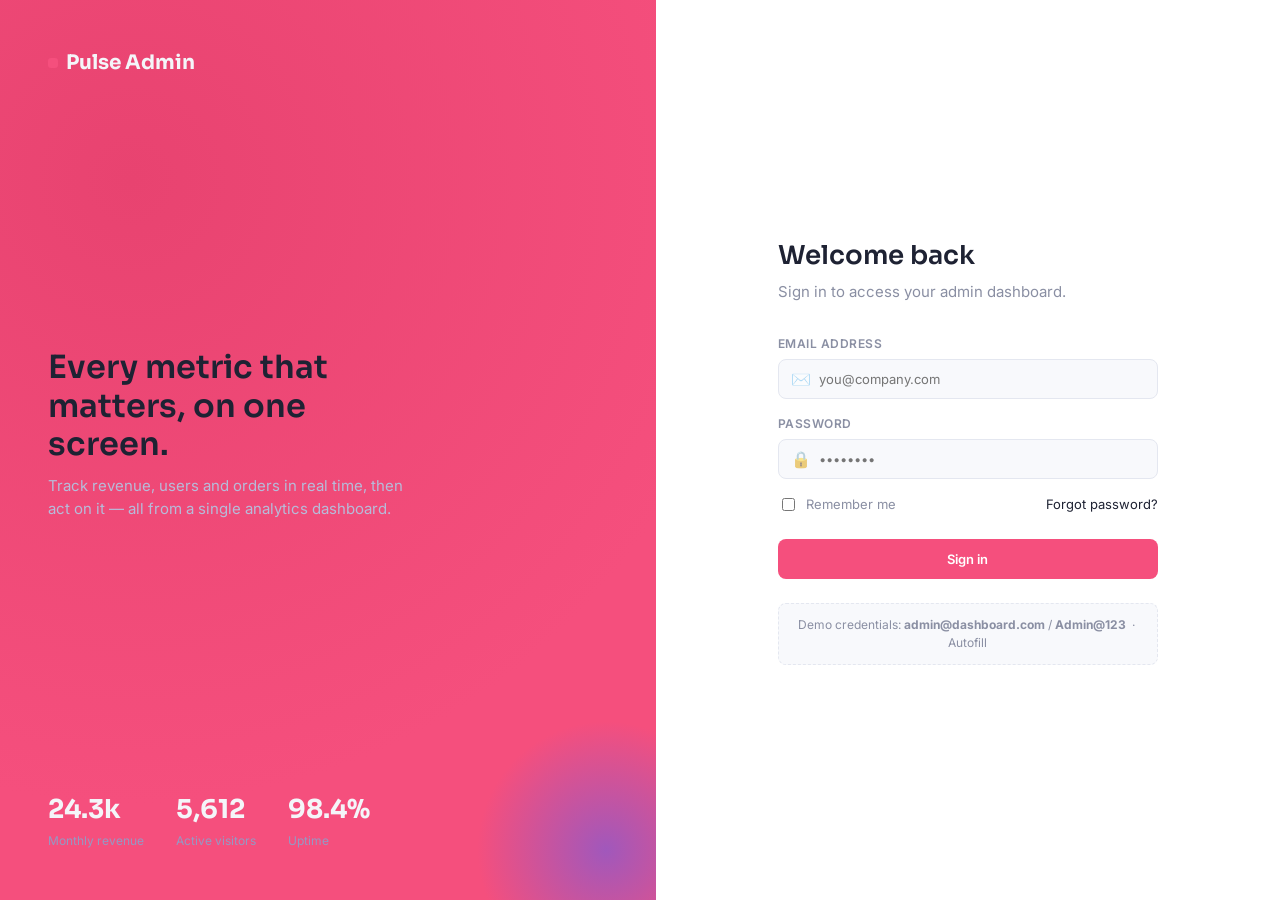
<file: index.html>
<!DOCTYPE html>
<html lang="en">
<head>
<meta charset="UTF-8" />
<meta name="viewport" content="width=device-width, initial-scale=1.0" />
<title>Sign in · Admin Analytics Dashboard</title>

<!-- Google Fonts: Sora (display) + Inter (body) -->
<link rel="preconnect" href="https://fonts.googleapis.com">
<link href="https://fonts.googleapis.com/css2?family=Sora:wght@400;600;700&family=Inter:wght@400;500;600;700&display=swap" rel="stylesheet">

<link rel="stylesheet" href="css/variables.css" />
<link rel="stylesheet" href="css/base.css" />
<link rel="stylesheet" href="css/login.css" />
</head>
<body class="login-body">

<div class="login-grid">

  <!-- Left: brand pitch panel (hidden on small screens) -->
  <section class="login-pitch">
    <div class="login-brand"><span class="dot"></span> Pulse Admin</div>

    <div class="login-pitch-copy">
      <h1>Every metric that matters, on one screen.</h1>
      <p>Track revenue, users and orders in real time, then act on it &mdash; all from a single analytics dashboard.</p>
    </div>

    <div class="login-stat-strip">
      <div><strong>24.3k</strong><span>Monthly revenue</span></div>
      <div><strong>5,612</strong><span>Active visitors</span></div>
      <div><strong>98.4%</strong><span>Uptime</span></div>
    </div>
  </section>

  <!-- Right: login form -->
  <section class="login-form-panel">
    <div class="login-form-box">
      <h2>Welcome back</h2>
      <span class="muted">Sign in to access your admin dashboard.</span>

      <div class="login-error" id="login-error"></div>

      <form id="login-form" novalidate>
        <div class="field">
          <label for="login-email">Email address</label>
          <div class="input-icon-wrap">
            <span class="icon">✉️</span>
            <input class="input" type="email" id="login-email" placeholder="you@company.com" required />
          </div>
        </div>

        <div class="field">
          <label for="login-password">Password</label>
          <div class="input-icon-wrap">
            <span class="icon">🔒</span>
            <input class="input" type="password" id="login-password" placeholder="••••••••" required />
          </div>
        </div>

        <div class="login-remember">
          <label><input type="checkbox" /> Remember me</label>
          <a href="#" onclick="return false;">Forgot password?</a>
        </div>

        <button type="submit" class="btn btn-primary btn-block">Sign in</button>
      </form>

      <div class="login-hint">
        Demo credentials: <strong>admin@dashboard.com</strong> / <strong>Admin@123</strong>
        &nbsp;·&nbsp;
        <a href="#" id="fill-demo-creds">Autofill</a>
      </div>
    </div>
  </section>

</div>

<script src="js/data.js"></script>
<script src="js/utils.js"></script>
<script src="js/auth.js"></script>
</body>
</html>
</file>
<file: css/variables.css>
/* ==========================================================================
   variables.css
   Design tokens for the whole application
   ========================================================================== */


/* ==========================================================================
   LIGHT MODE - DEFAULT
   ========================================================================== */

:root {

  /* ---- Brand / Sidebar ---- */

  /* Pink sidebar in Light Mode */
  --color-ink: #F54F7D;
  --color-ink-2: #E84370;

  /* Pink primary accent */
  --color-accent: #F54F7D;
  --color-accent-600: #D93B66;
  --color-accent-100: #FFF0F4;


  /* ---- Status colors ---- */

  --color-teal: #14B8A6;
  --color-teal-100: #E4F9F6;

  --color-amber: #F59E0B;
  --color-amber-100: #FEF3DD;

  --color-red: #EF4444;
  --color-red-100: #FDEAEA;

  --color-blue: #3B82F6;
  --color-blue-100: #E8F1FE;


  /* ---- Light Theme Surfaces ---- */

  --bg: #F5F6FA;

  --surface: #FFFFFF;

  --surface-alt: #F8F9FC;

  --border: #E4E7F0;

  --text: #1E2233;

  --text-muted: #8A8FA3;

  --text-inverse: #F4F5F9;


  /* ---- Typography ---- */

  --font-display: 'Sora', 'Segoe UI', sans-serif;

  --font-body: 'Inter', 'Segoe UI', sans-serif;


  /* ---- Font Sizes ---- */

  --fs-xs: .75rem;

  --fs-sm: .8125rem;

  --fs-base: .9375rem;

  --fs-md: 1.0625rem;

  --fs-lg: 1.25rem;

  --fs-xl: 1.625rem;

  --fs-2xl: 2rem;


  /* ---- Spacing ---- */

  --sp-1: 4px;

  --sp-2: 8px;

  --sp-3: 12px;

  --sp-4: 16px;

  --sp-5: 24px;

  --sp-6: 32px;

  --sp-7: 48px;

  --sp-8: 64px;


  /* ---- Border Radius ---- */

  --radius-sm: 8px;

  --radius-md: 14px;

  --radius-lg: 20px;


  /* ---- Shadows ---- */

  --shadow-sm: 0 1px 2px rgba(18, 23, 43, .06);

  --shadow-md: 0 8px 24px rgba(18, 23, 43, .08);

  --shadow-lg: 0 16px 40px rgba(18, 23, 43, .14);


  /* ---- Layout ---- */

  --sidebar-w: 248px;

  --sidebar-w-collapsed: 76px;

  --navbar-h: 68px;

  --touch-min: 44px;

  --transition: .18s ease;
}


/* ==========================================================================
   DARK MODE
   ========================================================================== */

[data-theme="dark"] {

  /* Restore original dark navy sidebar */

  --color-ink: #12172B;

  --color-ink-2: #1C2340;


  /* Keep original accent color */

  --color-accent: #5B5FEF;

  --color-accent-600: #4548C9;

  --color-accent-100: #23245A;


  /* ---- Dark Surfaces ---- */

  --bg: #0F1220;

  --surface: #171B2E;

  --surface-alt: #1B2036;

  --border: #2A2F45;


  /* ---- Dark Text ---- */

  --text: #E7E9F5;

  --text-muted: #8D93B0;

  --text-inverse: #F4F5F9;


  /* ---- Dark Status Backgrounds ---- */

  --color-teal-100: #113531;

  --color-amber-100: #3A2E11;

  --color-red-100: #3A1B1B;

  --color-blue-100: #142446;


  /* ---- Dark Shadows ---- */

  --shadow-sm: 0 1px 2px rgba(0, 0, 0, .20);

  --shadow-md: 0 8px 24px rgba(0, 0, 0, .30);

  --shadow-lg: 0 16px 40px rgba(0, 0, 0, .40);
}
</file>
<file: css/base.css>
* , *::before, *::after { box-sizing: border-box; }

html { -webkit-font-smoothing: antialiased; scroll-behavior: smooth; }

body {
  margin: 0;
  background: var(--bg);
  color: var(--text);
  font-family: var(--font-body);
  font-size: var(--fs-base);
  line-height: 1.5;
  transition: background var(--transition), color var(--transition);
}

h1, h2, h3, h4 {
  font-family: var(--font-display);
  font-weight: 600;
  margin: 0;
  color: var(--text);
}

p { margin: 0; }
a { color: inherit; text-decoration: none; }
ul { list-style: none; margin: 0; padding: 0; }
img { max-width: 100%; display: block; }
button { font-family: inherit; cursor: pointer; }

/* Respect users who prefer less motion */
@media (prefers-reduced-motion: reduce) {
  * { animation-duration: .001ms !important; transition-duration: .001ms !important; }
}

/* Visible keyboard focus everywhere */
a:focus-visible, button:focus-visible, input:focus-visible,
select:focus-visible, textarea:focus-visible {
  outline: 2px solid var(--color-accent);
  outline-offset: 2px;
}
.app-shell {
  display: flex;
  min-height: 100vh;
}

.main-content {
  flex: 1;
  min-width: 0;
  margin-left: var(--sidebar-w);
  transition: margin-left var(--transition);
}
body.sidebar-collapsed .main-content { margin-left: var(--sidebar-w-collapsed); }

.page-wrap {
  padding: var(--sp-6);
  max-width: 1400px;
  margin: 0 auto;
}

.grid {
  display: grid;
  gap: var(--sp-5);
}


.card {
  background: var(--surface);
  border: 1px solid var(--border);
  border-radius: var(--radius-md);
  box-shadow: var(--shadow-sm);
  padding: var(--sp-5);
}

.card-head {
  display: flex;
  align-items: center;
  justify-content: space-between;
  margin-bottom: var(--sp-4);
  gap: var(--sp-3);
  flex-wrap: wrap;
}

.card-head h3 { font-size: var(--fs-md); }
.card-head .muted { color: var(--text-muted); font-size: var(--fs-sm); }
.btn {
  display: inline-flex;
  align-items: center;
  justify-content: center;
  gap: var(--sp-2);
  border: 1px solid transparent;
  border-radius: var(--radius-sm);
  padding: 10px 18px;
  font-size: var(--fs-sm);
  font-weight: 600;
  font-family: var(--font-body);
  transition: transform var(--transition), background var(--transition), box-shadow var(--transition);
  white-space: nowrap;
}
.btn:active { transform: translateY(1px); }

.btn-primary { background: var(--color-accent); color: #fff; }
.btn-primary:hover { background: var(--color-accent-600); }

.btn-ghost { background: transparent; border-color: var(--border); color: var(--text); }
.btn-ghost:hover { background: var(--surface-alt); }

.btn-danger { background: var(--color-red-100); color: var(--color-red); }
.btn-danger:hover { background: var(--color-red); color: #fff; }

.btn-sm { padding: 6px 12px; font-size: var(--fs-xs); }
.btn-icon { width: 38px; height: 38px; padding: 0; border-radius: var(--radius-sm); }
.btn-block { width: 100%; }

/* ---------------------------------------------------------------------- */
/* Form fields                                                             */
/* ---------------------------------------------------------------------- */
.field { display: flex; flex-direction: column; gap: 6px; margin-bottom: var(--sp-4); }
.field label { font-size: var(--fs-xs); font-weight: 600; color: var(--text-muted); text-transform: uppercase; letter-spacing: .04em; }

.input, select.input, textarea.input {
  width: 100%;
  padding: 11px 14px;
  border-radius: var(--radius-sm);
  border: 1px solid var(--border);
  background: var(--surface-alt);
  color: var(--text);
  font-family: var(--font-body);
  font-size: var(--fs-sm);
  transition: border-color var(--transition), background var(--transition);
}
.input:focus, select.input:focus, textarea.input:focus {
  border-color: var(--color-accent);
  background: var(--surface);
}
textarea.input { resize: vertical; min-height: 80px; }

.input-icon-wrap { position: relative; }
.input-icon-wrap .input { padding-left: 40px; }
.input-icon-wrap .icon { position: absolute; left: 13px; top: 50%; transform: translateY(-50%); opacity: .55; font-size: 16px; }

.toggle { position: relative; display: inline-block; width: 44px; height: 24px; flex-shrink: 0; }
.toggle input { opacity: 0; width: 0; height: 0; }
.toggle .track {
  position: absolute; inset: 0; background: var(--border); border-radius: 999px;
  transition: background var(--transition); cursor: pointer;
}
.toggle .track::before {
  content: ""; position: absolute; height: 18px; width: 18px; left: 3px; top: 3px;
  background: #fff; border-radius: 50%; transition: transform var(--transition);
}
.toggle input:checked + .track { background: var(--color-accent); }
.toggle input:checked + .track::before { transform: translateX(20px); }
.badge {
  display: inline-flex;
  align-items: center;
  gap: 6px;
  padding: 4px 11px;
  border-radius: 999px;
  font-size: var(--fs-xs);
  font-weight: 700;
}
.badge::before { content: ""; width: 6px; height: 6px; border-radius: 50%; background: currentColor; }
.badge-success { background: var(--color-teal-100); color: var(--color-teal); }
.badge-warning { background: var(--color-amber-100); color: var(--color-amber); }
.badge-danger  { background: var(--color-red-100);   color: var(--color-red); }
.badge-info    { background: var(--color-blue-100);  color: var(--color-blue); }
.badge-neutral { background: var(--surface-alt); color: var(--text-muted); }

/* ---------------------------------------------------------------------- */
/* Tables                                                                  */
/* ---------------------------------------------------------------------- */
.table-scroll { overflow-x: auto; }
table.data-table { width: 100%; border-collapse: collapse; font-size: var(--fs-sm); }
.data-table th {
  text-align: left;
  font-size: var(--fs-xs);
  text-transform: uppercase;
  letter-spacing: .04em;
  color: var(--text-muted);
  padding: 10px 14px;
  border-bottom: 1px solid var(--border);
  white-space: nowrap;
}
.data-table td {
  padding: 13px 14px;
  border-bottom: 1px solid var(--border);
  vertical-align: middle;
}
.data-table tbody tr { transition: background var(--transition); }
.data-table tbody tr:hover { background: var(--surface-alt); }
.data-table tbody tr:last-child td { border-bottom: none; }

.cell-user { display: flex; align-items: center; gap: 10px; }
.avatar {
  width: 34px; height: 34px; border-radius: 50%;
  display: flex; align-items: center; justify-content: center;
  font-weight: 700; font-size: var(--fs-xs); color: #fff;
  background: var(--color-accent); flex-shrink: 0;
}

.row-actions { display: flex; gap: var(--sp-2); }

/* ---------------------------------------------------------------------- */
/* Pagination                                                              */
/* ---------------------------------------------------------------------- */
.pagination { display: flex; align-items: center; gap: 6px; justify-content: flex-end; margin-top: var(--sp-4); flex-wrap: wrap; }
.pagination button {
  min-width: 34px; height: 34px; border-radius: var(--radius-sm);
  border: 1px solid var(--border); background: var(--surface);
  color: var(--text); font-size: var(--fs-sm); font-weight: 600;
}
.pagination button.active { background: var(--color-accent); border-color: var(--color-accent); color: #fff; }
.pagination button:disabled { opacity: .4; cursor: not-allowed; }

/* ---------------------------------------------------------------------- */
/* Modal                                                                   */
/* ---------------------------------------------------------------------- */
.modal-overlay {
  position: fixed; inset: 0; background: rgba(15, 18, 32, .55);
  display: none; align-items: center; justify-content: center;
  padding: var(--sp-4); z-index: 100;
}
.modal-overlay.open { display: flex; }
.modal {
  background: var(--surface); border-radius: var(--radius-lg);
  width: 100%; max-width: 480px; padding: var(--sp-6);
  box-shadow: var(--shadow-md); max-height: 90vh; overflow-y: auto;
}
.modal-head { display: flex; justify-content: space-between; align-items: center; margin-bottom: var(--sp-5); }
.modal-close { background: none; border: none; font-size: 22px; color: var(--text-muted); line-height: 1; }
.modal-foot { display: flex; justify-content: flex-end; gap: var(--sp-3); margin-top: var(--sp-5); }

/* ---------------------------------------------------------------------- */
/* Toast notifications                                                     */
/* ---------------------------------------------------------------------- */
.toast-stack { position: fixed; right: var(--sp-5); bottom: var(--sp-5); display: flex; flex-direction: column; gap: var(--sp-3); z-index: 200; }
.toast {
  background: var(--color-ink); color: #fff; padding: 13px 18px;
  border-radius: var(--radius-sm); font-size: var(--fs-sm); box-shadow: var(--shadow-md);
  animation: toast-in .25s ease;
  border-left: 4px solid var(--color-teal);
}
.toast.toast-danger { border-left-color: var(--color-red); }
@keyframes toast-in { from { opacity: 0; transform: translateY(10px);} to { opacity: 1; transform: translateY(0);} }

/* ---------------------------------------------------------------------- */
/* Misc utility classes                                                    */
/* ---------------------------------------------------------------------- */
.flex { display: flex; align-items: center; }
.flex-between { display: flex; align-items: center; justify-content: space-between; }
.gap-2 { gap: var(--sp-2); }
.gap-3 { gap: var(--sp-3); }
.gap-4 { gap: var(--sp-4); }
.muted { color: var(--text-muted); }
.mt-4 { margin-top: var(--sp-4); }
.mb-4 { margin-bottom: var(--sp-4); }
.hidden { display: none !important; }
.empty-state { text-align: center; padding: var(--sp-7) var(--sp-4); color: var(--text-muted); }
.empty-state .icon { font-size: 40px; margin-bottom: var(--sp-3); }
/* ---- Buttons: bigger tap targets on touch ---- */
.btn { min-height: 40px; }

/* ---- Tables: scroll hint + comfier mobile density ---- */
.table-scroll {
  overflow-x: auto;
  -webkit-overflow-scrolling: touch;
  scrollbar-width: thin;
}
table.data-table { width: 100%; border-collapse: collapse; font-size: var(--fs-sm); min-width: 560px; }
.data-table th:first-child, .data-table td:first-child {
  position: sticky; left: 0; background: var(--surface); z-index: 1;
}
.data-table tbody tr:hover td:first-child { background: var(--surface-alt); }

/* ---- Modal: safe on small screens ---- */
.modal-overlay { padding: var(--sp-3); }
.modal { max-height: calc(100vh - var(--sp-6)); }

@media (max-width: 640px) {
  .page-wrap { padding: var(--sp-4); }
  .modal { padding: var(--sp-4); border-radius: var(--radius-md); }
  .btn { min-height: var(--touch-min); }
  table.data-table { min-width: 480px; }
}

@media (max-width: 480px) {
  .card { padding: var(--sp-4); border-radius: var(--radius-sm); }
  .data-table th, .data-table td { padding: 10px 10px; }
}
</file>
<file: css/login.css>
/* ==========================================================================
   login.css - styling for index.html (the Login page)
   Signature: a split screen - deep ink "pitch" panel on the left with the
   product mark and a live-looking stat, plain form on the right.
   ========================================================================== */

body.login-body {
  min-height: 100vh;
  display: flex;
  background: var(--surface);
}

.login-grid {
  display: grid;
  grid-template-columns: 1.05fr 1fr;
  min-height: 100vh;
  width: 100%;
}

/* ---- Left pitch panel ---- */
.login-pitch {
  background: radial-gradient(circle at 20% 20%, var(--color-ink-2), var(--color-ink) 70%);
  color: var(--text-inverse);
  padding: var(--sp-7);
  display: flex;
  flex-direction: column;
  justify-content: space-between;
  position: relative;
  overflow: hidden;
}
.login-pitch::after {
  content: "";
  position: absolute; right: -80px; bottom: -80px;
  width: 260px; height: 260px; border-radius: 50%;
  background: radial-gradient(circle, rgba(91,95,239,.55), transparent 70%);
}
.login-brand { display: flex; align-items: center; gap: var(--sp-2); font-family: var(--font-display); font-size: var(--fs-lg); font-weight: 700; z-index: 1; }
.login-brand .dot { width: 10px; height: 10px; border-radius: 3px; background: var(--color-accent); display: inline-block; }

.login-pitch-copy { z-index: 1; }
.login-pitch-copy h1 { font-size: var(--fs-2xl); line-height: 1.2; max-width: 380px; }
.login-pitch-copy p { color: #B7BBD9; margin-top: var(--sp-3); max-width: 360px; }

.login-stat-strip { display: flex; gap: var(--sp-6); z-index: 1; }
.login-stat-strip div strong { display: block; font-family: var(--font-display); font-size: var(--fs-xl); }
.login-stat-strip div span { color: #9599C4; font-size: var(--fs-xs); }

/* ---- Right form panel ---- */
.login-form-panel { display: flex; align-items: center; justify-content: center; padding: var(--sp-6); }
.login-form-box { width: 100%; max-width: 380px; }
.login-form-box h2 { font-size: var(--fs-xl); margin-bottom: 6px; }
.login-form-box .muted { margin-bottom: var(--sp-6); display: block; }

.login-error {
  background: var(--color-red-100); color: var(--color-red);
  padding: 10px 14px; border-radius: var(--radius-sm); font-size: var(--fs-sm);
  margin-bottom: var(--sp-4); display: none;
}
.login-error.show { display: block; }

.login-remember { display: flex; align-items: center; justify-content: space-between; margin: var(--sp-2) 0 var(--sp-5); font-size: var(--fs-sm); }
.login-remember label { display: flex; align-items: center; gap: 8px; color: var(--text-muted); }
.login-hint {
  margin-top: var(--sp-5); text-align: center; font-size: var(--fs-xs); color: var(--text-muted);
  background: var(--surface-alt); border: 1px dashed var(--border); border-radius: var(--radius-sm); padding: var(--sp-3);
}

@media (max-width: 860px) {
  .login-grid { grid-template-columns: 1fr; }
  .login-pitch { display: none; }
}
</file>
<file: css/layout.css>
/* ==========================================================================
   layout.css - Sidebar, Navbar & Notifications panel shared by every
   internal page. Updated for a real mobile drawer + tighter breakpoints.
   ========================================================================== */

.sidebar {
  position: fixed;
  top: 0; left: 0; bottom: 0;
  width: var(--sidebar-w);
  background: var(--color-ink);
  color: #C6C9E6;
  display: flex;
  flex-direction: column;
  z-index: 50;
  transition: width var(--transition), transform var(--transition);
}
body.sidebar-collapsed .sidebar { width: var(--sidebar-w-collapsed); }

.sidebar-brand {
  display: flex; align-items: center; gap: 10px;
  padding: 0 var(--sp-5); height: var(--navbar-h);
  font-family: var(--font-display); font-weight: 700; color: #fff; font-size: var(--fs-md);
  border-bottom: 1px solid rgba(255,255,255,.06);
  flex-shrink: 0; white-space: nowrap; overflow: hidden;
}
.sidebar-brand .dot { width: 11px; height: 11px; border-radius: 3px; background: var(--color-accent); flex-shrink: 0; }

.sidebar-nav { flex: 1; overflow-y: auto; padding: var(--sp-4) var(--sp-3); }
.sidebar-section-label {
  font-size: 10px; text-transform: uppercase; letter-spacing: .08em;
  color: #5C6191; padding: var(--sp-3) var(--sp-3) var(--sp-1);
  white-space: nowrap; overflow: hidden;
}
.sidebar-link {
  display: flex; align-items: center; gap: 12px;
  padding: 12px var(--sp-3); border-radius: var(--radius-sm);
  font-size: var(--fs-sm); font-weight: 500; margin-bottom: 2px;
  white-space: nowrap; overflow: hidden;
  border-left: 3px solid transparent;
  min-height: var(--touch-min);
  transition: background var(--transition), color var(--transition);
}
.sidebar-link .ico { font-size: 17px; width: 20px; text-align: center; flex-shrink: 0; }
.sidebar-link:hover { background: var(--color-ink-2); color: #fff; }
.sidebar-link.active { background: var(--color-ink-2); color: #fff; border-left-color: var(--color-accent); }

.sidebar-foot { padding: var(--sp-4); border-top: 1px solid rgba(255,255,255,.06); flex-shrink: 0; }
.sidebar-collapse-btn {
  width: 100%; background: rgba(255,255,255,.05); border: none; color: #C6C9E6;
  padding: 9px; border-radius: var(--radius-sm); font-size: var(--fs-xs);
  min-height: var(--touch-min);
  display: flex; align-items: center; justify-content: center; gap: 6px;
}
.sidebar-collapse-btn:hover { background: rgba(255,255,255,.1); }

body.sidebar-collapsed .sidebar-section-label,
body.sidebar-collapsed .sidebar-link span.label,
body.sidebar-collapsed .sidebar-brand span.label,
body.sidebar-collapsed .sidebar-collapse-btn span.label { display: none; }
body.sidebar-collapsed .sidebar-link { justify-content: center; }
body.sidebar-collapsed .sidebar-brand { justify-content: center; }

/* ---------------------------------------------------------------------- */
/* Navbar                                                                  */
/* ---------------------------------------------------------------------- */
.navbar {
  position: sticky; top: 0; z-index: 40;
  height: var(--navbar-h);
  background: var(--surface);
  border-bottom: 1px solid var(--border);
  display: flex; align-items: center; justify-content: space-between;
  padding: 0 var(--sp-6);
  gap: var(--sp-4);
}
.navbar-left { display: flex; align-items: center; gap: var(--sp-4); min-width: 0; }
.navbar-burger {
  display: none; background: var(--surface-alt); border: 1px solid var(--border);
  width: var(--touch-min); height: var(--touch-min); border-radius: var(--radius-sm); font-size: 16px; flex-shrink: 0;
}
.navbar-title { font-size: var(--fs-lg); white-space: nowrap; overflow: hidden; text-overflow: ellipsis; }
.navbar-search { position: relative; display: none; }
.navbar-search .input { width: 900px; }

.navbar-right { display: flex; align-items: center; gap: var(--sp-3); flex-shrink: 0; }
.icon-btn {
  position: relative; width: var(--touch-min); height: var(--touch-min); border-radius: 50%;
  background: var(--surface-alt); border: 1px solid var(--border); font-size: 17px;
  display: flex; align-items: center; justify-content: center; color: var(--text);
}
.icon-btn .dot-badge {
  position: absolute; top: 6px; right: 7px; width: 8px; height: 8px;
  border-radius: 50%; background: var(--color-red); border: 2px solid var(--surface);
}
.navbar-user { display: flex; align-items: center; gap: 10px; padding-left: var(--sp-2); border-left: 1px solid var(--border); cursor: pointer; }
.navbar-user .who { line-height: 1.2; }
.navbar-user .who strong { display: block; font-size: var(--fs-sm); }
.navbar-user .who span { font-size: var(--fs-xs); color: var(--text-muted); }

/* ---------------------------------------------------------------------- */
/* Notifications dropdown panel                                            */
/* ---------------------------------------------------------------------- */
.notif-panel {
  position: absolute; top: calc(var(--navbar-h) + 6px); right: var(--sp-6);
  width: 340px; max-height: 420px; overflow-y: auto;
  background: var(--surface); border: 1px solid var(--border);
  border-radius: var(--radius-md); box-shadow: var(--shadow-md);
  z-index: 60; display: none;
}
.notif-panel.open { display: block; }
.notif-panel-head { padding: var(--sp-4); border-bottom: 1px solid var(--border); font-weight: 700; font-size: var(--fs-sm); display: flex; justify-content: space-between; }
.notif-item { display: flex; gap: 12px; padding: var(--sp-4); border-bottom: 1px solid var(--border); }
.notif-item:last-child { border-bottom: none; }
.notif-item .ico {
  width: 34px; height: 34px; border-radius: 50%; display: flex; align-items: center; justify-content: center;
  flex-shrink: 0; font-size: 15px;
}
.notif-item .body p { font-size: var(--fs-sm); }
.notif-item .body span { font-size: var(--fs-xs); color: var(--text-muted); }
.notif-item.unread { background: var(--surface-alt); }

/* ---------------------------------------------------------------------- */
/* NEW: Mobile drawer backdrop (created dynamically by layout.js)          */
/* ---------------------------------------------------------------------- */
.sidebar-backdrop {
  position: fixed; inset: 0; background: rgba(15, 18, 32, .5);
  z-index: 45; opacity: 0; pointer-events: none;
  transition: opacity var(--transition);
}
body.sidebar-mobile-open .sidebar-backdrop { opacity: 1; pointer-events: auto; }

/* ---------------------------------------------------------------------- */
/* Responsive breakpoints                                                  */
/* ---------------------------------------------------------------------- */
@media (max-width: 960px) {
  .sidebar { transform: translateX(-100%); width: 260px; box-shadow: var(--shadow-lg); }
  body.sidebar-mobile-open .sidebar { transform: translateX(0); }
  body.sidebar-collapsed .sidebar { width: 260px; } /* ignore desktop collapse on mobile */
  .main-content { margin-left: 0 !important; }
  .navbar-burger { display: flex; }
  .navbar-search { display: none !important; }
  .notif-panel { right: var(--sp-3); width: calc(100vw - 24px); }
}

@media (min-width: 960px) {
  .navbar-search { display: block; }
  .sidebar-backdrop { display: none; }
}

@media (max-width: 640px) {
  .navbar { padding: 0 var(--sp-4); }
  .navbar-title { font-size: var(--fs-md); }
  .navbar-user .who { display: none; } /* keep avatar only, save space */
  .navbar-user { border-left: none; padding-left: 0; }
}

@media (max-width: 480px) {
  .navbar { gap: var(--sp-2); }
  .navbar-left { gap: var(--sp-2); }
  .icon-btn, .navbar-burger { width: 38px; height: 38px; }
}
a.sidebar-brand { color: #fff; }
a.sidebar-brand:hover { opacity: .9; }
</file>
<file: css/tables-page.css>
/* ==========================================================================
   tables-page.css
   Shared styling for the "list + toolbar" pattern used by Users, Products
   and Orders pages: page header, search/filter toolbar, and table card.
   ========================================================================== */
/* Page header (title + action button) — reports.html uses this but doesn't
   load tables-page.css, so it's duplicated here for analytics.html/reports.html */
.page-header {
  display: flex; justify-content: space-between; align-items: center;
  margin-bottom: var(--sp-5); gap: var(--sp-3); flex-wrap: wrap;
}
.page-header h1 { font-size: var(--fs-xl); }
.page-header p { color: var(--text-muted); font-size: var(--fs-sm); margin-top: 4px; }

@media (max-width: 640px) {
  .page-header { flex-direction: column; align-items: stretch; }
  .page-header .btn { width: 100%; }
}
.page-header { display: flex; justify-content: space-between; align-items: center; margin-bottom: var(--sp-5); gap: var(--sp-3); flex-wrap: wrap; }
.page-header h1 { font-size: var(--fs-xl); }
.page-header p { color: var(--text-muted); font-size: var(--fs-sm); margin-top: 4px; }

.toolbar {
  display: flex; align-items: center; justify-content: space-between;
  gap: var(--sp-3); flex-wrap: wrap; margin-bottom: var(--sp-4);
}
.toolbar-left { display: flex; gap: var(--sp-3); flex-wrap: wrap; align-items: center; flex: 1; }
.toolbar-left .input-icon-wrap { min-width: 220px; flex: 1; max-width: 320px; }
.toolbar select.input { max-width: 190px; }
.toolbar-right { display: flex; gap: var(--sp-3); }

/* ---- Product cards grid (Products page) ---- */
.product-grid { grid-template-columns: repeat(auto-fill, minmax(240px, 1fr)); }
.product-card { padding: 0; overflow: hidden; display: flex; flex-direction: column; }
.product-card .thumb {
  height: 130px; display: flex; align-items: center; justify-content: center;
  font-size: 42px; background: var(--surface-alt); border-bottom: 1px solid var(--border);
}
.product-card .body { padding: var(--sp-4); display: flex; flex-direction: column; gap: 6px; flex: 1; }
.product-card .cat { font-size: var(--fs-xs); color: var(--color-accent); font-weight: 700; text-transform: uppercase; letter-spacing: .04em; }
.product-card .name { font-family: var(--font-display); font-size: var(--fs-md); }
.product-card .price-row { display: flex; justify-content: space-between; align-items: center; margin-top: auto; padding-top: var(--sp-3); }
.product-card .price { font-family: var(--font-display); font-weight: 700; font-size: var(--fs-lg); }
.product-card .stock { font-size: var(--fs-xs); color: var(--text-muted); }
.product-card .actions { display: flex; gap: var(--sp-2); padding: 0 var(--sp-4) var(--sp-4); }

/* ---- Summary strip (used on Orders/Reports) ---- */
.summary-strip { grid-template-columns: repeat(4, 1fr); margin-bottom: var(--sp-5); }

@media (max-width: 1200px) { .summary-strip { grid-template-columns: repeat(2, 1fr); } }
@media (max-width: 640px) { .summary-strip { grid-template-columns: 1fr; } .toolbar-left .input-icon-wrap { max-width: none; } }
@media (max-width: 640px) {
  .page-header { flex-direction: column; align-items: stretch; }
  .page-header .btn { width: 100%; }
  .toolbar-left { flex-direction: column; align-items: stretch; }
  .toolbar-left .input-icon-wrap { max-width: none; }
  .toolbar select.input { max-width: none; width: 100%; }
  .product-grid { grid-template-columns: 1fr 1fr; gap: var(--sp-3); }
}
@media (max-width: 480px) {
  .product-grid { grid-template-columns: 1fr; }
  .product-card .actions { flex-direction: column; }
}
</file>
<file: css/settings.css>
/* ==========================================================================
   settings.css - styling for settings.html only
   ========================================================================== */

.settings-tabs { display: flex; gap: var(--sp-2); margin-bottom: var(--sp-5); border-bottom: 1px solid var(--border); overflow-x: auto; }
.settings-tab {
  padding: 12px 18px; font-size: var(--fs-sm); font-weight: 600; color: var(--text-muted);
  border-bottom: 2px solid transparent; white-space: nowrap; background: none; border-top: none; border-left: none; border-right: none;
}
.settings-tab.active { color: var(--color-accent); border-bottom-color: var(--color-accent); }

.settings-panel { display: none; }
.settings-panel.active { display: block; }

.profile-avatar-row { display: flex; align-items: center; gap: var(--sp-4); margin-bottom: var(--sp-5); }
.profile-avatar-row .avatar { width: 68px; height: 68px; font-size: var(--fs-lg); }

.two-col-form { grid-template-columns: repeat(2, 1fr); gap: 0 var(--sp-4); }

.settings-row { display: flex; justify-content: space-between; align-items: center; padding: var(--sp-4) 0; border-bottom: 1px solid var(--border); gap: var(--sp-4); }
.settings-row:last-child { border-bottom: none; }
.settings-row .name { font-weight: 600; font-size: var(--fs-sm); }
.settings-row .desc { font-size: var(--fs-xs); color: var(--text-muted); margin-top: 2px; }

@media (max-width: 640px) { .two-col-form { grid-template-columns: 1fr; } }

@media (max-width: 480px) {
  .profile-avatar-row { flex-direction: column; align-items: flex-start; gap: var(--sp-3); }
  .settings-row { flex-direction: column; align-items: flex-start; gap: var(--sp-2); }
}
</file>
